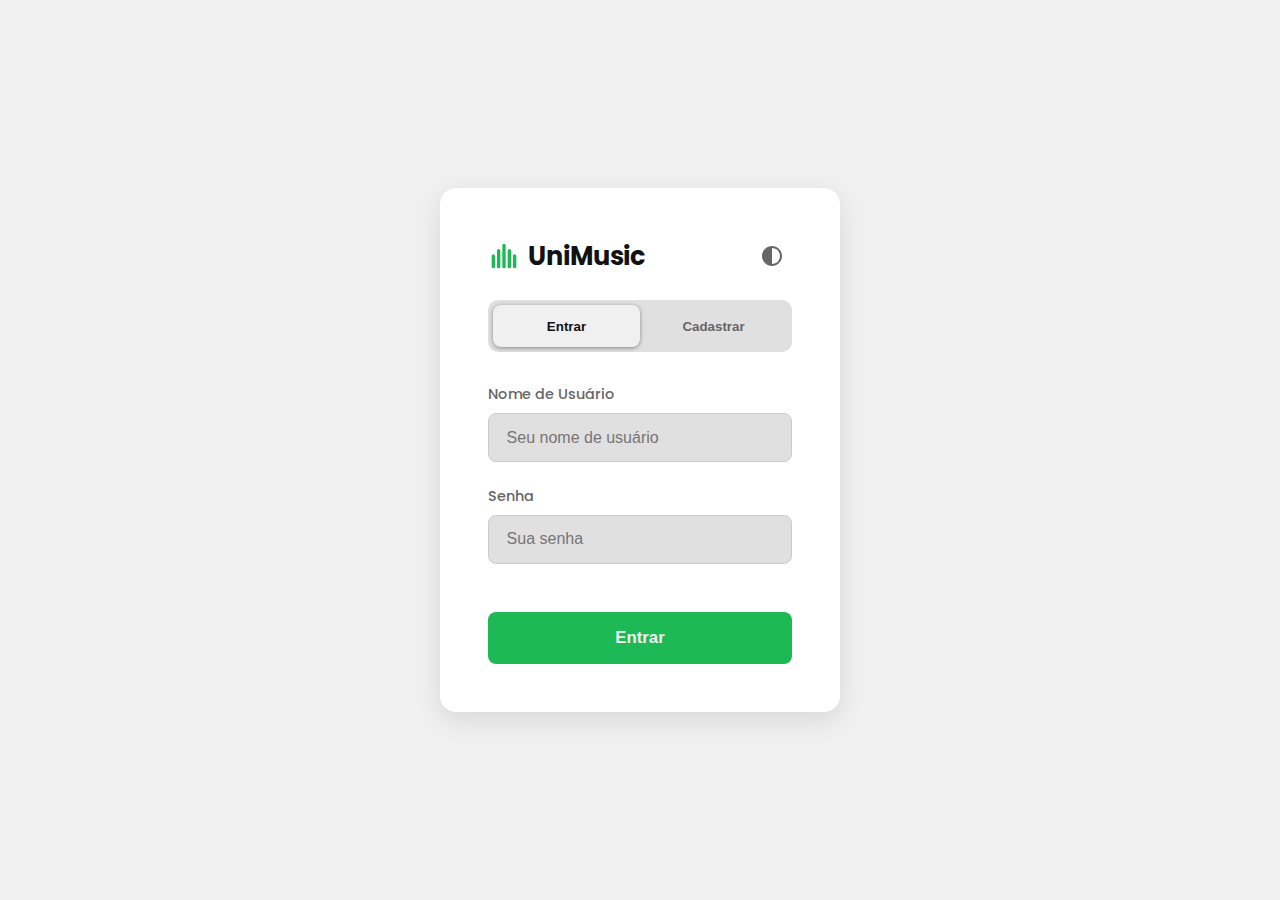
<file: index.html>
<!DOCTYPE html>
<html lang="pt-BR">

<head>
  <meta charset="UTF-8" />
  <meta name="viewport" content="width=device-width, initial-scale=1.0" />
  <title>UniMusic</title>
  <link rel="icon" type="image/svg+xml" href="data:image/svg+xml,
      <svg xmlns='http://www.w3.org/2000/svg' viewBox='0 0 24 24' fill='none' stroke='%231DB954' stroke-width='2.5' stroke-linecap='round' stroke-linejoin='round'>
          <path d='M12 2V22M4 15V9M20 15V9M8 18V6M16 18V6'/>
      </svg>">
  <link rel="stylesheet" href="style.css" />
</head>

<body>
  <header class="app-header">
    <div class="app-logo">
      <span class="logo-icon">
        <svg xmlns="http://www.w3.org/2000/svg" viewBox="0 0 24 24" fill="none" stroke="currentColor" stroke-width="2.5"
          stroke-linecap="round" stroke-linejoin="round">
          <path d="M4 12V20M8 8V20M12 4V20M16 8V20M20 12V20" />
        </svg>
      </span>
      <h1 class="app-title">UniMusic</h1>
    </div>
    <div class="header-controls">
      <button id="dark-mode-toggle" class="icon-button" aria-label="Alternar modo">
        <svg xmlns="http://www.w3.org/2000/svg" viewBox="0 0 24 24" fill="currentColor" width="24" height="24">
          <path
            d="M12,22 C17.5228475,22 22,17.5228475 22,12 C22,6.4771525 17.5228475,2 12,2 C6.4771525,2 2,6.4771525 2,12 C2,17.5228475 6.4771525,22 12,22 Z M12,20 L12,4 C16.418278,4 20,7.581722 20,12 C20,16.418278 16.418278,20 12,20 Z">
          </path>
        </svg>
      </button>
      <button id="botao-deslogar" onclick="deslogar()">Sair</button>
    </div>
  </header>

  <main class="app-container">
    <aside class="sidebar">
      <h3>Fila de Reprodução</h3>
      <ul id="desktop-queue-view" class="track-list">
        <li class="track-item active">
          <span class="track-title">Carregando Músicas...</span>
          <span class="track-artist">Aguarde</span>
        </li>
      </ul>
    </aside>

    <section class="music-player">
      <img id="album-art" src="https://via.placeholder.com/400x400?text=UniMusic" alt="Capa do Álbum" class="album-art">

      <div class="player-content">
        <div class="track-info">
          <h2 id="info-song">Título da Música</h2>
          <p id="info-artist">Nome do Artista</p>
          <p class="track-details"><span id="info-album">Álbum Desconhecido</span> • <span id="info-release-date">Data
              Desconhecida</span></p>
        </div>

        <div class="progress-container">
          <span id="time-current" class="time-label">0:00</span>
          <input id="slider" type="range" value="0" min="0" max="100" class="progress-slider">
          <span id="time-total" class="time-label">0:00</span>
        </div>

        <div class="controls-container">
          <div class="main-controls">
            <button id="previous-button" class="icon-button control-button" aria-label="Anterior">
              <svg xmlns="http://www.w3.org/2000/svg" viewBox="0 0 24 24" fill="none" stroke="currentColor"
                stroke-width="2.5" stroke-linecap="round" stroke-linejoin="round" width="24" height="24">
                <path d="M19 12H5"></path>
                <path d="M12 19L5 12L12 5"></path>
              </svg>
            </button>

            <button id="play-button" class="icon-button play-button" aria-label="Play/Pause">
              <svg id="play-pause-icon" xmlns="http://www.w3.org/2000/svg" viewBox="0 0 24 24" fill="currentColor"
                width="32" height="32">
                <path
                  d="M7.5 5.625v12.75a.75.75 0 001.14.643l10.5-6.375a.75.75 0 000-1.286L8.64 4.982A.75.75 0 007.5 5.625z">
                </path>
              </svg>
            </button>

            <button id="next-button" class="icon-button control-button" aria-label="Próxima">
              <svg xmlns="http://www.w3.org/2000/svg" viewBox="0 0 24 24" fill="none" stroke="currentColor"
                stroke-width="2.5" stroke-linecap="round" stroke-linejoin="round" width="24" height="24">
                <path d="M5 12H19"></path>
                <path d="M12 5L19 12L12 19"></path>
              </svg>
            </button>
          </div>

          <div class="volume-control">
            <svg id="volume-icon" xmlns="http://www.w3.org/2000/svg" viewBox="0 0 24 24" fill="none"
              stroke="currentColor" stroke-width="2" stroke-linecap="round" stroke-linejoin="round" width="20"
              height="20">
              <path d="M11 5L6 9H2v6h4l5 4z"></path>
              <path d="M15.54 8.46a5 5 0 010 7.07"></path>
              <path d="M19.07 4.93a10 10 0 010 14.14"></path>
            </svg>
            <input type="range" id="volume-slider" class="volume-slider" min="0" max="1" step="0.01" value="1">
          </div>
        </div>
      </div>
    </section>
  </main>

  <script src="login.js"></script>
  <script src="musicas.js"></script>
</body>

</html>
</file>
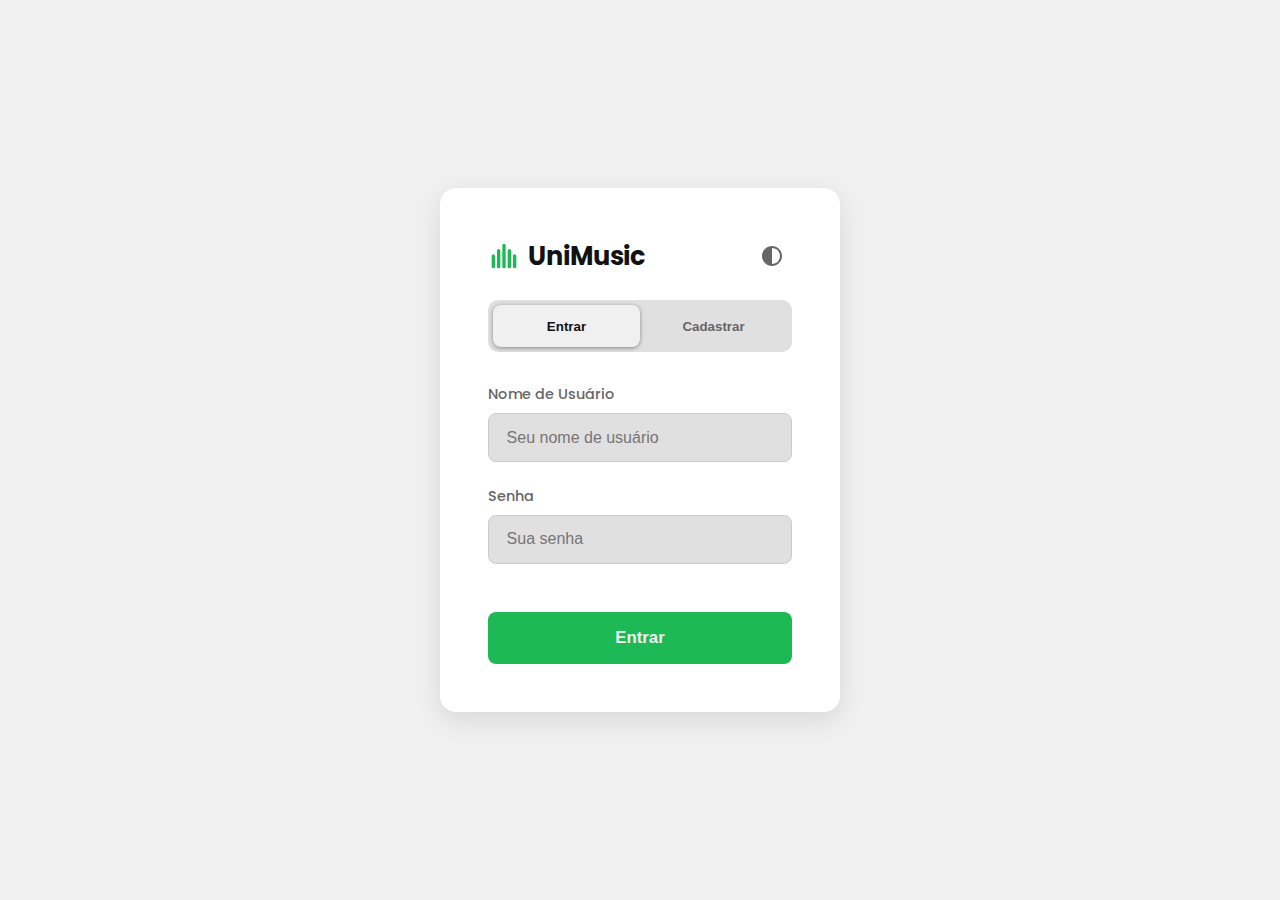
<file: frontend/index.html>
<!doctype html>
<html lang="pt-BR">
    <head>
        <meta charset="UTF-8" />
        <meta name="viewport" content="width=device-width, initial-scale=1.0" />
        <title>UniMusic</title>
        <link
            rel="icon"
            type="image/svg+xml"
            href="data:image/svg+xml,
      <svg xmlns='http://www.w3.org/2000/svg' viewBox='0 0 24 24' fill='none' stroke='%231DB954' stroke-width='2.5' stroke-linecap='round' stroke-linejoin='round'>
          <path d='M12 2V22M4 15V9M20 15V9M8 18V6M16 18V6'/>
      </svg>"
        />
        <link rel="stylesheet" href="style.css" />
    </head>

    <body>
        <header class="app-header">
            <div class="app-logo">
                <span class="logo-icon">
                    <svg
                        xmlns="http://www.w3.org/2000/svg"
                        viewBox="0 0 24 24"
                        fill="none"
                        stroke="currentColor"
                        stroke-width="2.5"
                        stroke-linecap="round"
                        stroke-linejoin="round"
                    >
                        <path d="M4 12V20M8 8V20M12 4V20M16 8V20M20 12V20" />
                    </svg>
                </span>
                <h1 class="app-title">UniMusic</h1>
            </div>
            <div class="header-controls">
                <button
                    id="dark-mode-toggle"
                    class="icon-button"
                    aria-label="Alternar modo"
                >
                    <svg
                        xmlns="http://www.w3.org/2000/svg"
                        viewBox="0 0 24 24"
                        fill="currentColor"
                        width="24"
                        height="24"
                    >
                        <path
                            d="M12,22 C17.5228475,22 22,17.5228475 22,12 C22,6.4771525 17.5228475,2 12,2 C6.4771525,2 2,6.4771525 2,12 C2,17.5228475 6.4771525,22 12,22 Z M12,20 L12,4 C16.418278,4 20,7.581722 20,12 C20,16.418278 16.418278,20 12,20 Z"
                        ></path>
                    </svg>
                </button>
                <a href="playlists.html">
                    <button id="playlist-button">Playlists</button>
                </a>
                <button id="botao-deslogar" onclick="deslogar()">Sair</button>
            </div>
        </header>

        <main class="app-container">
            <aside class="sidebar">
                <h3>Fila de Reprodução</h3>
                <ul id="desktop-queue-view" class="track-list">
                    <li class="track-item active">
                        <span class="track-title">Carregando Músicas...</span>
                        <span class="track-artist">Aguarde</span>
                    </li>
                </ul>
            </aside>

            <section class="music-player">
                <img
                    id="album-art"
                    src="https://via.placeholder.com/400x400?text=UniMusic"
                    alt="Capa do Álbum"
                    class="album-art"
                />

                <div class="player-content">
                    <div class="track-info">
                        <h2 id="info-song">Título da Música</h2>
                        <p id="info-artist">Nome do Artista</p>
                        <p class="track-details">
                            <span id="info-album">Álbum Desconhecido</span> •
                            <span id="info-release-date"
                                >Data Desconhecida</span
                            >
                        </p>
                    </div>

                    <div class="progress-container">
                        <span id="time-current" class="time-label">0:00</span>
                        <input
                            id="slider"
                            type="range"
                            value="0"
                            min="0"
                            max="100"
                            class="progress-slider"
                        />
                        <span id="time-total" class="time-label">0:00</span>
                    </div>

                    <div class="controls-container">
                        <div class="main-controls">
                            <button
                                id="previous-button"
                                class="icon-button control-button"
                                aria-label="Anterior"
                            >
                                <svg
                                    xmlns="http://www.w3.org/2000/svg"
                                    viewBox="0 0 24 24"
                                    fill="none"
                                    stroke="currentColor"
                                    stroke-width="2.5"
                                    stroke-linecap="round"
                                    stroke-linejoin="round"
                                    width="24"
                                    height="24"
                                >
                                    <path d="M19 12H5"></path>
                                    <path d="M12 19L5 12L12 5"></path>
                                </svg>
                            </button>

                            <button
                                id="play-button"
                                class="icon-button play-button"
                                aria-label="Play/Pause"
                            >
                                <svg
                                    id="play-pause-icon"
                                    xmlns="http://www.w3.org/2000/svg"
                                    viewBox="0 0 24 24"
                                    fill="currentColor"
                                    width="32"
                                    height="32"
                                >
                                    <path
                                        d="M7.5 5.625v12.75a.75.75 0 001.14.643l10.5-6.375a.75.75 0 000-1.286L8.64 4.982A.75.75 0 007.5 5.625z"
                                    ></path>
                                </svg>
                            </button>

                            <button
                                id="next-button"
                                class="icon-button control-button"
                                aria-label="Próxima"
                            >
                                <svg
                                    xmlns="http://www.w3.org/2000/svg"
                                    viewBox="0 0 24 24"
                                    fill="none"
                                    stroke="currentColor"
                                    stroke-width="2.5"
                                    stroke-linecap="round"
                                    stroke-linejoin="round"
                                    width="24"
                                    height="24"
                                >
                                    <path d="M5 12H19"></path>
                                    <path d="M12 5L19 12L12 19"></path>
                                </svg>
                            </button>
                        </div>

                        <div class="volume-control">
                            <svg
                                id="volume-icon"
                                xmlns="http://www.w3.org/2000/svg"
                                viewBox="0 0 24 24"
                                fill="none"
                                stroke="currentColor"
                                stroke-width="2"
                                stroke-linecap="round"
                                stroke-linejoin="round"
                                width="20"
                                height="20"
                            >
                                <path d="M11 5L6 9H2v6h4l5 4z"></path>
                                <path d="M15.54 8.46a5 5 0 010 7.07"></path>
                                <path d="M19.07 4.93a10 10 0 010 14.14"></path>
                            </svg>
                            <input
                                type="range"
                                id="volume-slider"
                                class="volume-slider"
                                min="0"
                                max="1"
                                step="0.01"
                                value="1"
                            />
                        </div>
                    </div>
                </div>
            </section>
        </main>

        <script src="login.js"></script>
        <script src="musicas.js"></script>
    </body>
</html>
</file>
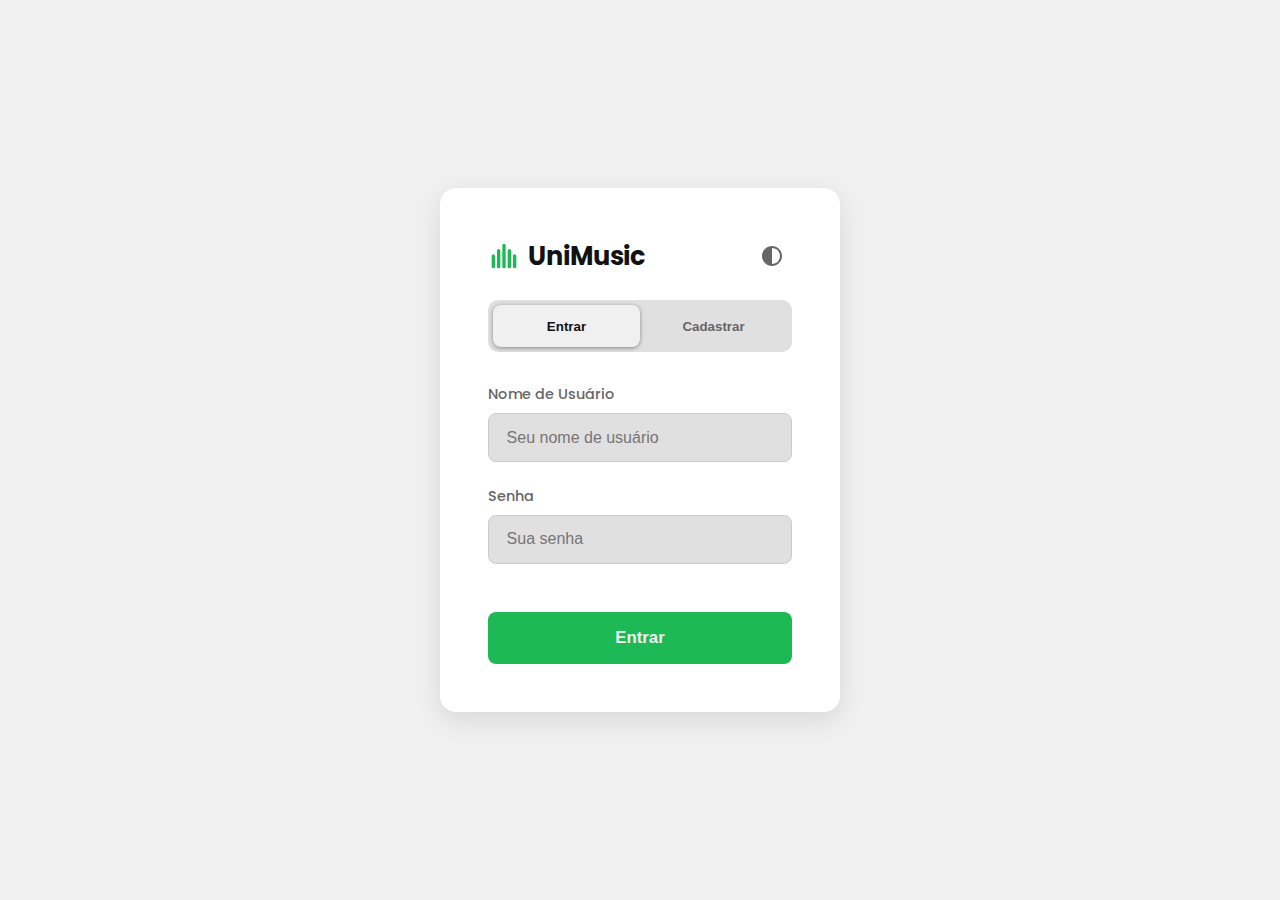
<file: src/main/resources/static/index.html>
<!doctype html>
<html lang="pt-BR">
    <head>
        <meta charset="UTF-8" />
        <meta name="viewport" content="width=device-width, initial-scale=1.0" />
        <title>UniMusic</title>
        <link
            rel="icon"
            type="image/svg+xml"
            href="data:image/svg+xml,
      <svg xmlns='http://www.w3.org/2000/svg' viewBox='0 0 24 24' fill='none' stroke='%231DB954' stroke-width='2.5' stroke-linecap='round' stroke-linejoin='round'>
          <path d='M12 2V22M4 15V9M20 15V9M8 18V6M16 18V6'/>
      </svg>"
        />
        <link rel="stylesheet" href="style.css" />
    </head>

    <body>
        <header class="app-header">
            <div class="app-logo">
                <span class="logo-icon">
                    <svg
                        xmlns="http://www.w3.org/2000/svg"
                        viewBox="0 0 24 24"
                        fill="none"
                        stroke="currentColor"
                        stroke-width="2.5"
                        stroke-linecap="round"
                        stroke-linejoin="round"
                    >
                        <path d="M4 12V20M8 8V20M12 4V20M16 8V20M20 12V20" />
                    </svg>
                </span>
                <h1 class="app-title">UniMusic</h1>
            </div>
            <div class="header-controls">
                <button
                    id="dark-mode-toggle"
                    class="icon-button"
                    aria-label="Alternar modo"
                >
                    <svg
                        xmlns="http://www.w3.org/2000/svg"
                        viewBox="0 0 24 24"
                        fill="currentColor"
                        width="24"
                        height="24"
                    >
                        <path
                            d="M12,22 C17.5228475,22 22,17.5228475 22,12 C22,6.4771525 17.5228475,2 12,2 C6.4771525,2 2,6.4771525 2,12 C2,17.5228475 6.4771525,22 12,22 Z M12,20 L12,4 C16.418278,4 20,7.581722 20,12 C20,16.418278 16.418278,20 12,20 Z"
                        ></path>
                    </svg>
                </button>
                <a href="playlists.html">
                    <button id="playlist-button">Playlists</button>
                </a>
                <button id="botao-deslogar" onclick="deslogar()">Sair</button>
            </div>
        </header>

        <main class="app-container">
            <aside class="sidebar">
                <h3>Fila de Reprodução</h3>
                <ul id="desktop-queue-view" class="track-list">
                    <li class="track-item active">
                        <span class="track-title">Carregando Músicas...</span>
                        <span class="track-artist">Aguarde</span>
                    </li>
                </ul>
            </aside>

            <section class="music-player">
                <img
                    id="album-art"
                    src="https://via.placeholder.com/400x400?text=UniMusic"
                    alt="Capa do Álbum"
                    class="album-art"
                />

                <div class="player-content">
                    <div class="track-info">
                        <h2 id="info-song">Título da Música</h2>
                        <p id="info-artist">Nome do Artista</p>
                        <p class="track-details">
                            <span id="info-album">Álbum Desconhecido</span> •
                            <span id="info-release-date"
                                >Data Desconhecida</span
                            >
                        </p>
                    </div>

                    <div class="progress-container">
                        <span id="time-current" class="time-label">0:00</span>
                        <input
                            id="slider"
                            type="range"
                            value="0"
                            min="0"
                            max="100"
                            class="progress-slider"
                        />
                        <span id="time-total" class="time-label">0:00</span>
                    </div>

                    <div class="controls-container">
                        <div class="main-controls">
                            <button
                                id="previous-button"
                                class="icon-button control-button"
                                aria-label="Anterior"
                            >
                                <svg
                                    xmlns="http://www.w3.org/2000/svg"
                                    viewBox="0 0 24 24"
                                    fill="none"
                                    stroke="currentColor"
                                    stroke-width="2.5"
                                    stroke-linecap="round"
                                    stroke-linejoin="round"
                                    width="24"
                                    height="24"
                                >
                                    <path d="M19 12H5"></path>
                                    <path d="M12 19L5 12L12 5"></path>
                                </svg>
                            </button>

                            <button
                                id="play-button"
                                class="icon-button play-button"
                                aria-label="Play/Pause"
                            >
                                <svg
                                    id="play-pause-icon"
                                    xmlns="http://www.w3.org/2000/svg"
                                    viewBox="0 0 24 24"
                                    fill="currentColor"
                                    width="32"
                                    height="32"
                                >
                                    <path
                                        d="M7.5 5.625v12.75a.75.75 0 001.14.643l10.5-6.375a.75.75 0 000-1.286L8.64 4.982A.75.75 0 007.5 5.625z"
                                    ></path>
                                </svg>
                            </button>

                            <button
                                id="next-button"
                                class="icon-button control-button"
                                aria-label="Próxima"
                            >
                                <svg
                                    xmlns="http://www.w3.org/2000/svg"
                                    viewBox="0 0 24 24"
                                    fill="none"
                                    stroke="currentColor"
                                    stroke-width="2.5"
                                    stroke-linecap="round"
                                    stroke-linejoin="round"
                                    width="24"
                                    height="24"
                                >
                                    <path d="M5 12H19"></path>
                                    <path d="M12 5L19 12L12 19"></path>
                                </svg>
                            </button>
                        </div>

                        <div class="volume-control">
                            <svg
                                id="volume-icon"
                                xmlns="http://www.w3.org/2000/svg"
                                viewBox="0 0 24 24"
                                fill="none"
                                stroke="currentColor"
                                stroke-width="2"
                                stroke-linecap="round"
                                stroke-linejoin="round"
                                width="20"
                                height="20"
                            >
                                <path d="M11 5L6 9H2v6h4l5 4z"></path>
                                <path d="M15.54 8.46a5 5 0 010 7.07"></path>
                                <path d="M19.07 4.93a10 10 0 010 14.14"></path>
                            </svg>
                            <input
                                type="range"
                                id="volume-slider"
                                class="volume-slider"
                                min="0"
                                max="1"
                                step="0.01"
                                value="1"
                            />
                        </div>
                    </div>
                </div>
            </section>
        </main>

        <script src="playerGlobal.js"></script>
        <script src="login.js"></script>
        <script src="musicas.js"></script>
    </body>
</html>
</file>
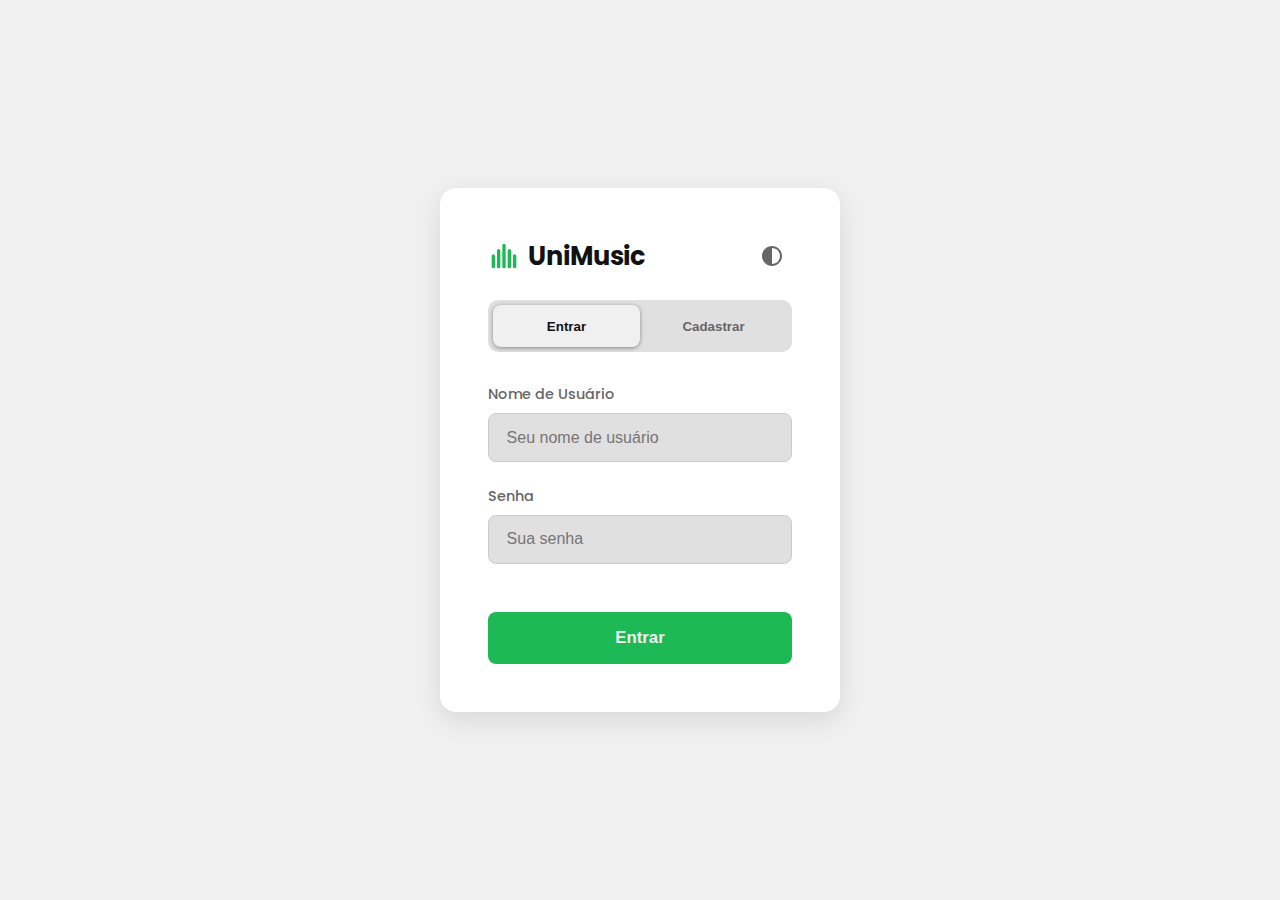
<file: login.html>
<!DOCTYPE html>
<html lang="pt-BR">

<head>
  <meta charset="UTF-8" />
  <meta name="viewport" content="width=device-width, initial-scale=1.0" />
  <title>UniMusic</title>
  <link rel="icon" type="image/svg+xml" href="data:image/svg+xml,
      <svg xmlns='http://www.w3.org/2000/svg' viewBox='0 0 24 24' fill='none' stroke='%231DB954' stroke-width='2.5' stroke-linecap='round' stroke-linejoin='round'>
          <path d='M12 2V22M4 15V9M20 15V9M8 18V6M16 18V6'/>
      </svg>">
  <link rel="stylesheet" href="style.css" />
</head>

<body class="auth-body">
  <main class="auth-main">
    <div class="auth-container">
      <div class="auth-header">
        <div class="app-logo">
          <span class="logo-icon">
            <svg xmlns="http://www.w3.org/2000/svg" viewBox="0 0 24 24" fill="none" stroke="currentColor"
              stroke-width="2.5" stroke-linecap="round" stroke-linejoin="round">
              <path d="M4 12V20M8 8V20M12 4V20M16 8V20M20 12V20" />
            </svg>
          </span>
          <h1 class="app-title">UniMusic</h1>
        </div>
        <button id="dark-mode-toggle" class="icon-button" aria-label="Alternar modo">
          <svg xmlns="http://www.w3.org/2000/svg" viewBox="0 0 24 24" fill="currentColor" width="24" height="24">
            <path
              d="M12,22 C17.5228475,22 22,17.5228475 22,12 C22,6.4771525 17.5228475,2 12,2 C6.4771525,2 2,6.4771525 2,12 C2,17.5228475 6.4771525,22 12,22 Z M12,20 L12,4 C16.418278,4 20,7.581722 20,12 C20,16.418278 16.418278,20 12,20 Z">
            </path>
          </svg>
        </button>
      </div>

      <div class="auth-tabs">
        <button id="tab-login" class="auth-tab active">Entrar</button>
        <button id="tab-register" class="auth-tab">Cadastrar</button>
      </div>

      <form id="login-form" class="auth-form active" onsubmit="event.preventDefault()">
        <div class="input-group">
          <label for="login-username">Nome de Usuário</label>
          <input type="text" id="login-username" required placeholder="Seu nome de usuário" />
        </div>
        <div class="input-group">
          <label for="login-password">Senha</label>
          <input type="password" id="login-password" required placeholder="Sua senha" />
        </div>
        <button type="submit" id="botao-login" class="auth-button">Entrar</button>
      </form>

      <form id="register-form" class="auth-form" onsubmit="event.preventDefault()">
        <div class="input-group">
          <label for="register-username">Nome de Usuário</label>
          <input type="text" id="register-username" required placeholder="Escolha um nome de usuário" />
        </div>
        <div class="input-group">
          <label for="register-email">Email</label>
          <input type="email" id="register-email" required placeholder="seu.email@exemplo.com" />
        </div>
        <div class="input-group">
          <label for="register-password">Senha</label>
          <input type="password" id="register-password" required placeholder="Crie uma senha" />
        </div>
        <button type="submit" id="botao-registrar" class="auth-button">Cadastrar</button>
      </form>
    </div>
  </main>

  <script src="login.js"></script>
</body>

</html>
</file>
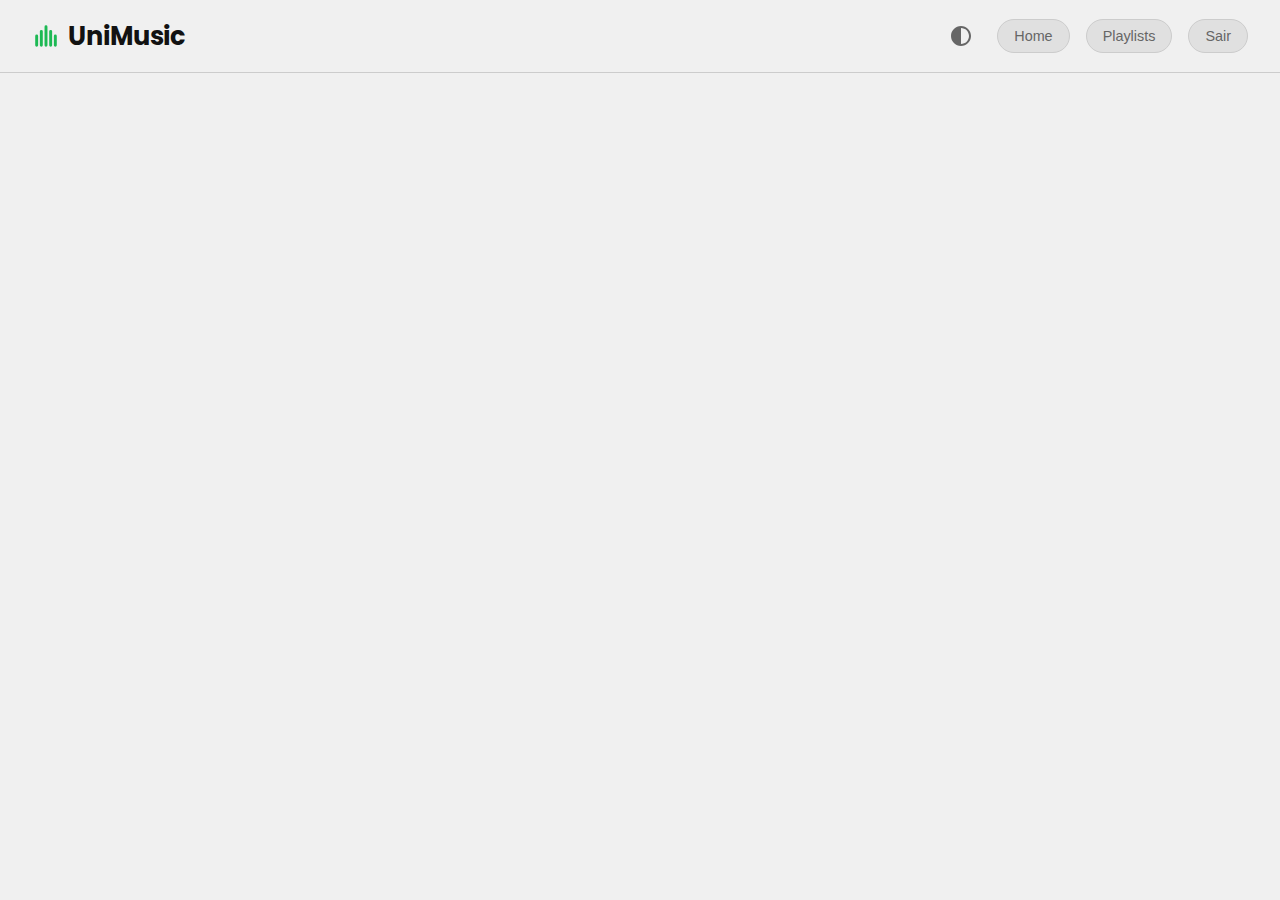
<file: playlists.html>
<!doctype html>
<html lang="pt-BR">
    <head>
        <meta charset="UTF-8" />
        <meta name="viewport" content="width=device-width, initial-scale=1.0" />
        <title>UniMusic</title>
        <link
            rel="icon"
            type="image/svg+xml"
            href="data:image/svg+xml,
      <svg xmlns='http://www.w3.org/2000/svg' viewBox='0 0 24 24' fill='none' stroke='%231DB954' stroke-width='2.5' stroke-linecap='round' stroke-linejoin='round'>
          <path d='M12 2V22M4 15V9M20 15V9M8 18V6M16 18V6'/>
      </svg>"
        />
        <link rel="stylesheet" href="style.css" />
    </head>
    <body>
        <header class="app-header">
            <div class="app-logo">
                <span class="logo-icon">
                    <svg
                        xmlns="http://www.w3.org/2000/svg"
                        viewBox="0 0 24 24"
                        fill="none"
                        stroke="currentColor"
                        stroke-width="2.5"
                        stroke-linecap="round"
                        stroke-linejoin="round"
                    >
                        <path d="M4 12V20M8 8V20M12 4V20M16 8V20M20 12V20" />
                    </svg>
                </span>
                <h1 class="app-title">UniMusic</h1>
            </div>
            <div class="header-controls">
                <button
                    id="dark-mode-toggle"
                    class="icon-button"
                    aria-label="Alternar modo"
                >
                    <svg
                        xmlns="http://www.w3.org/2000/svg"
                        viewBox="0 0 24 24"
                        fill="currentColor"
                        width="24"
                        height="24"
                    >
                        <path
                            d="M12,22 C17.5228475,22 22,17.5228475 22,12 C22,6.4771525 17.5228475,2 12,2 C6.4771525,2 2,6.4771525 2,12 C2,17.5228475 6.4771525,22 12,22 Z M12,20 L12,4 C16.418278,4 20,7.581722 20,12 C20,16.418278 16.418278,20 12,20 Z"
                        ></path>
                    </svg>
                </button>
                <a href="index.html">
                    <button id="home-button">Home</button>
                </a>
                <a href="playlists.html">
                    <button id="playlist-button">Playlists</button>
                </a>
                <button id="botao-deslogar" onclick="deslogar()">Sair</button>
            </div>
        </header>
    </body>
</html>
</file>
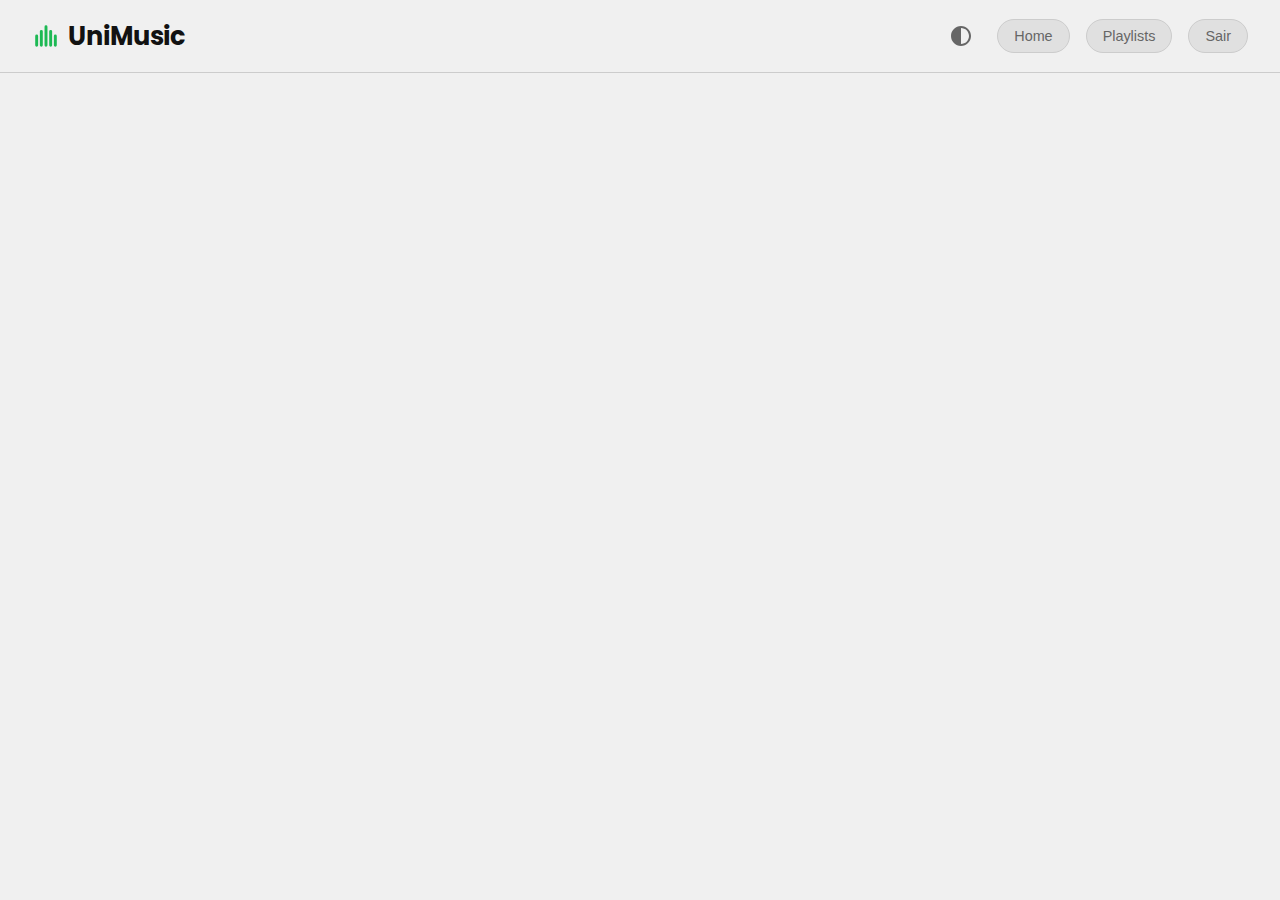
<file: frontend/playlists.html>
<!doctype html>
<html lang="pt-BR">
    <head>
        <meta charset="UTF-8" />
        <meta name="viewport" content="width=device-width, initial-scale=1.0" />
        <title>UniMusic</title>
        <link
            rel="icon"
            type="image/svg+xml"
            href="data:image/svg+xml,
      <svg xmlns='http://www.w3.org/2000/svg' viewBox='0 0 24 24' fill='none' stroke='%231DB954' stroke-width='2.5' stroke-linecap='round' stroke-linejoin='round'>
          <path d='M12 2V22M4 15V9M20 15V9M8 18V6M16 18V6'/>
      </svg>"
        />
        <link rel="stylesheet" href="style.css" />
    </head>
    <body>
        <header class="app-header">
            <div class="app-logo">
                <span class="logo-icon">
                    <svg
                        xmlns="http://www.w3.org/2000/svg"
                        viewBox="0 0 24 24"
                        fill="none"
                        stroke="currentColor"
                        stroke-width="2.5"
                        stroke-linecap="round"
                        stroke-linejoin="round"
                    >
                        <path d="M4 12V20M8 8V20M12 4V20M16 8V20M20 12V20" />
                    </svg>
                </span>
                <h1 class="app-title">UniMusic</h1>
            </div>
            <div class="header-controls">
                <button
                    id="dark-mode-toggle"
                    class="icon-button"
                    aria-label="Alternar modo"
                >
                    <svg
                        xmlns="http://www.w3.org/2000/svg"
                        viewBox="0 0 24 24"
                        fill="currentColor"
                        width="24"
                        height="24"
                    >
                        <path
                            d="M12,22 C17.5228475,22 22,17.5228475 22,12 C22,6.4771525 17.5228475,2 12,2 C6.4771525,2 2,6.4771525 2,12 C2,17.5228475 6.4771525,22 12,22 Z M12,20 L12,4 C16.418278,4 20,7.581722 20,12 C20,16.418278 16.418278,20 12,20 Z"
                        ></path>
                    </svg>
                </button>
                <a href="index.html">
                    <button id="home-button">Home</button>
                </a>
                <a href="playlists.html">
                    <button id="playlist-button">Playlists</button>
                </a>
                <button id="botao-deslogar" onclick="deslogar()">Sair</button>
            </div>
        </header>
        
        <main class="playlists-container">
            
        </main>
        
        <script src="playlists.js"></script>
    </body>
</html>
</file>
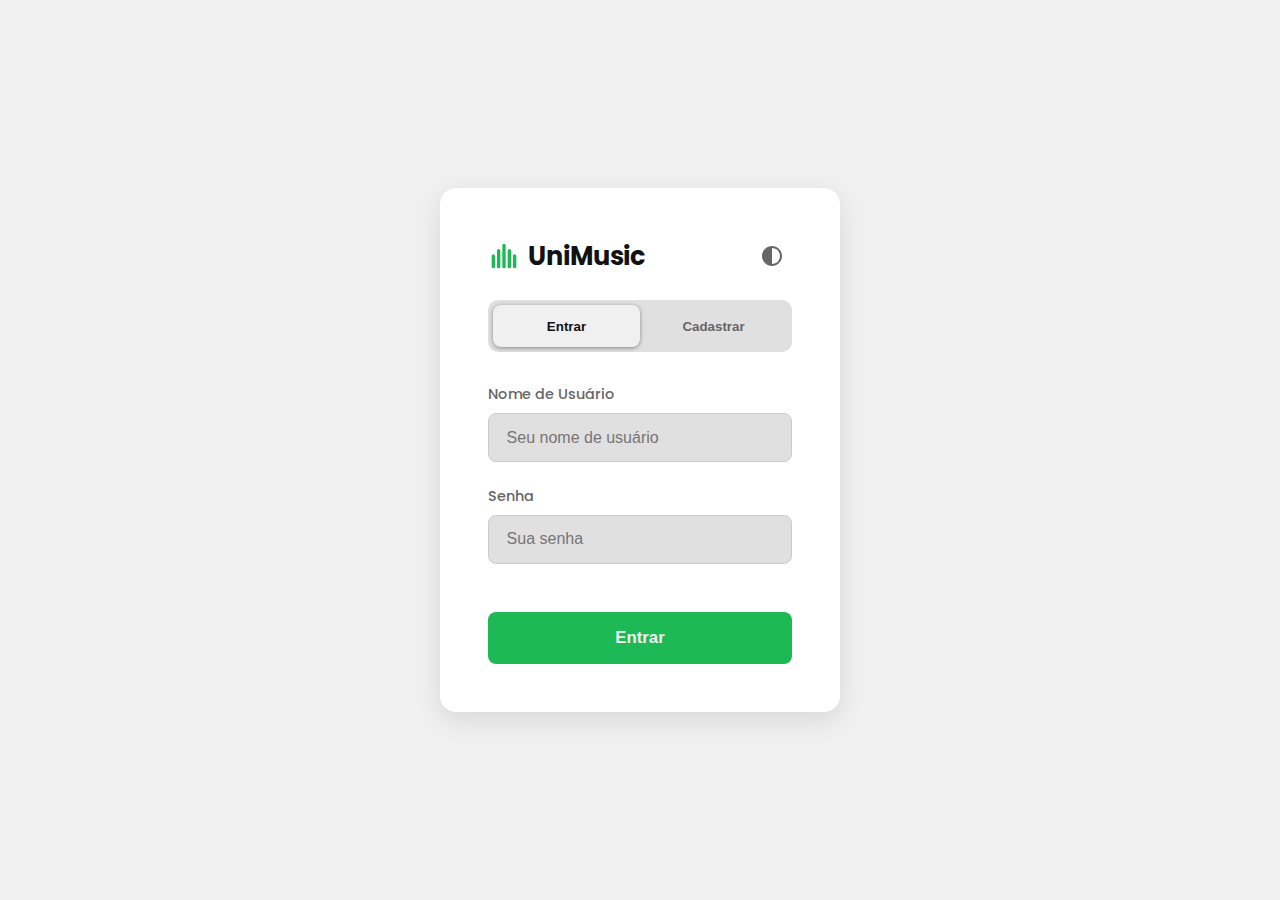
<file: src/main/resources/static/playlists.html>
<!doctype html>
<html lang="pt-BR">
    <head>
        <meta charset="UTF-8" />
        <meta name="viewport" content="width=device-width, initial-scale=1.0" />
        <title>UniMusic - Playlists</title>
        <link
            rel="icon"
            type="image/svg+xml"
            href="data:image/svg+xml,
      <svg xmlns='http://www.w3.org/2000/svg' viewBox='0 0 24 24' fill='none' stroke='%231DB954' stroke-width='2.5' stroke-linecap='round' stroke-linejoin='round'>
          <path d='M12 2V22M4 15V9M20 15V9M8 18V6M16 18V6'/>
      </svg>"
        />
        <link rel="stylesheet" href="style.css" />
    </head>
    <body>
        <header class="app-header">
            <div class="app-logo">
                <span class="logo-icon">
                    <svg
                        xmlns="http://www.w3.org/2000/svg"
                        viewBox="0 0 24 24"
                        fill="none"
                        stroke="currentColor"
                        stroke-width="2.5"
                        stroke-linecap="round"
                        stroke-linejoin="round"
                    >
                        <path d="M4 12V20M8 8V20M12 4V20M16 8V20M20 12V20" />
                    </svg>
                </span>
                <h1 class="app-title">UniMusic</h1>
            </div>
            <div class="header-controls">
                <button
                    id="dark-mode-toggle"
                    class="icon-button"
                    aria-label="Alternar modo"
                >
                    <svg
                        xmlns="http://www.w3.org/2000/svg"
                        viewBox="0 0 24 24"
                        fill="currentColor"
                        width="24"
                        height="24"
                    >
                        <path
                            d="M12,22 C17.5228475,22 22,17.5228475 22,12 C22,6.4771525 17.5228475,2 12,2 C6.4771525,2 2,6.4771525 2,12 C2,17.5228475 6.4771525,22 12,22 Z M12,20 L12,4 C16.418278,4 20,7.581722 20,12 C20,16.418278 16.418278,20 12,20 Z"
                        ></path>
                    </svg>
                </button>
                <a href="index.html">
                    <button id="home-button">Home</button>
                </a>
                <a href="playlists.html">
                    <button id="playlist-button">Playlists</button>
                </a>
                <button id="botao-deslogar" onclick="deslogar()">Sair</button>
            </div>
        </header>

        <main class="app-container">
            <section class="music-player">
                <img
                    id="album-art"
                    src="https://via.placeholder.com/400x400?text=UniMusic"
                    alt="Capa do Álbum"
                    class="album-art"
                />

                <div class="player-content">
                    <div class="track-info">
                        <h2 id="info-song">Título da Música</h2>
                        <p id="info-artist">Nome do Artista</p>
                        <p class="track-details">
                            <span id="info-album">Álbum Desconhecido</span> •
                            <span id="info-release-date"
                                >Data Desconhecida</span
                            >
                        </p>
                    </div>

                    <div class="progress-container">
                        <span id="time-current" class="time-label">0:00</span>
                        <input
                            id="slider"
                            type="range"
                            value="0"
                            min="0"
                            max="100"
                            class="progress-slider"
                        />
                        <span id="time-total" class="time-label">0:00</span>
                    </div>

                    <div class="controls-container">
                        <div class="main-controls">
                            <button
                                id="previous-button"
                                class="icon-button control-button"
                                aria-label="Anterior"
                            >
                                <svg
                                    xmlns="http://www.w3.org/2000/svg"
                                    viewBox="0 0 24 24"
                                    fill="none"
                                    stroke="currentColor"
                                    stroke-width="2.5"
                                    stroke-linecap="round"
                                    stroke-linejoin="round"
                                    width="24"
                                    height="24"
                                >
                                    <path d="M19 12H5"></path>
                                    <path d="M12 19L5 12L12 5"></path>
                                </svg>
                            </button>

                            <button
                                id="play-button"
                                class="icon-button play-button"
                                aria-label="Play/Pause"
                            >
                                <svg
                                    id="play-pause-icon"
                                    xmlns="http://www.w3.org/2000/svg"
                                    viewBox="0 0 24 24"
                                    fill="currentColor"
                                    width="32"
                                    height="32"
                                >
                                    <path
                                        d="M7.5 5.625v12.75a.75.75 0 001.14.643l10.5-6.375a.75.75 0 000-1.286L8.64 4.982A.75.75 0 007.5 5.625z"
                                    ></path>
                                </svg>
                            </button>

                            <button
                                id="next-button"
                                class="icon-button control-button"
                                aria-label="Próxima"
                            >
                                <svg
                                    xmlns="http://www.w3.org/2000/svg"
                                    viewBox="0 0 24 24"
                                    fill="none"
                                    stroke="currentColor"
                                    stroke-width="2.5"
                                    stroke-linecap="round"
                                    stroke-linejoin="round"
                                    width="24"
                                    height="24"
                                >
                                    <path d="M5 12H19"></path>
                                    <path d="M12 5L19 12L12 19"></path>
                                </svg>
                            </button>
                        </div>

                        <div class="volume-control">
                            <svg
                                id="volume-icon"
                                xmlns="http://www.w3.org/2000/svg"
                                viewBox="0 0 24 24"
                                fill="none"
                                stroke="currentColor"
                                stroke-width="2"
                                stroke-linecap="round"
                                stroke-linejoin="round"
                                width="20"
                                height="20"
                            >
                                <path d="M11 5L6 9H2v6h4l5 4z"></path>
                                <path d="M15.54 8.46a5 5 0 010 7.07"></path>
                                <path d="M19.07 4.93a10 10 0 010 14.14"></path>
                            </svg>
                            <input
                                type="range"
                                id="volume-slider"
                                class="volume-slider"
                                min="0"
                                max="1"
                                step="0.01"
                                value="1"
                            />
                        </div>
                    </div>
                </div>
            </section>

            <section id="playlists-section">
                <div id="create-playlists">
                    <input
                        type="text"
                        id="playlist-name"
                        placeholder="Nome da playlist"
                    />
                    <button id="create-btn">Criar</button>
                </div>
                <div id="playlists"></div>
            </section>
        </main>

        <script src="login.js"></script>
        <script src="playlists.js"></script>
    </body>
</html>
</file>
<file: style.css>
@import url("https://fonts.googleapis.com/css2?family=Poppins:wght@400;500;600;700&display=swap");

:root {
    --bg-primary: #f0f0f0;
    --bg-secondary: #ffffff;
    --bg-tertiary: #e0e0e0;
    --text-primary: #121212;
    --text-secondary: #666666;
    --accent: #1db954;
    --border-color: #cccccc;
    --shadow: rgba(0, 0, 0, 0.1);
}

body.dark-mode {
    --bg-primary: #0a0a0a;
    --bg-secondary: #141414;
    --bg-tertiary: #212121;
    --text-primary: #ffffff;
    --text-secondary: #aaaaaa;
    --border-color: #333333;
    --shadow: rgba(0, 0, 0, 0.7);
}

* {
    margin: 0;
    padding: 0;
    box-sizing: border-box;
    -webkit-font-smoothing: antialiased;
    -moz-osx-font-smoothing: grayscale;
}

body {
    font-family: "Poppins", sans-serif;
    background-color: var(--bg-primary);
    color: var(--text-primary);
    display: flex;
    flex-direction: column;
    min-height: 100vh;
    transition:
        background-color 0.3s,
        color 0.3s;
}

::-webkit-scrollbar {
    width: 6px;
}
::-webkit-scrollbar-track {
    background: var(--bg-secondary);
}
::-webkit-scrollbar-thumb {
    background: var(--border-color);
    border-radius: 3px;
}
::-webkit-scrollbar-thumb:hover {
    background: var(--text-secondary);
}

.app-header {
    display: flex;
    justify-content: space-between;
    align-items: center;
    padding: 1rem 2rem;
    background-color: var(--bg-primary);
    border-bottom: 1px solid var(--border-color);
    position: sticky;
    top: 0;
    z-index: 100;
}

.app-title {
    font-size: 1.6rem;
    font-weight: 700;
    color: var(--text-primary);
    letter-spacing: -0.5px;
}

.header-controls {
    display: flex;
    align-items: center;
    gap: 1rem;
}

.icon-button {
    background-color: transparent;
    border: none;
    color: var(--text-secondary);
    cursor: pointer;
    transition:
        color 0.2s ease,
        transform 0.2s ease;
    padding: 0.5rem;
    border-radius: 50%;
    display: flex;
    justify-content: center;
    align-items: center;
}

.icon-button:hover {
    color: var(--text-primary);
    transform: scale(1.05);
}

#botao-deslogar {
    padding: 0.5rem 1rem;
    background-color: var(--bg-tertiary);
    border: 1px solid var(--border-color);
    border-radius: 20px;
    font-weight: 500;
    font-size: 0.9rem;
    color: var(--text-secondary);
}
#botao-deslogar:hover {
    color: var(--text-primary);
    background-color: var(--border-color);
}

#playlist-button {
    padding: 0.5rem 1rem;
    background-color: var(--bg-tertiary);
    border: 1px solid var(--border-color);
    border-radius: 20px;
    font-weight: 500;
    font-size: 0.9rem;
    color: var(--text-secondary);
}

#playlist-button:hover {
    color: var(--text-primary);
    background-color: var(--border-color);
}

#home-button {
    padding: 0.5rem 1rem;
    background-color: var(--bg-tertiary);
    border: 1px solid var(--border-color);
    border-radius: 20px;
    font-weight: 500;
    font-size: 0.9rem;
    color: var(--text-secondary);
}

#home-button:hover {
    color: var(--text-primary);
    background-color: var(--border-color);
}

.app-container {
    display: flex;
    gap: 2rem;
    padding: 2rem;
    flex: 1;
    justify-content: center;
    flex-direction: column;
    align-items: center;
}

.music-player {
    display: flex;
    flex-direction: column;
    align-items: center;
    gap: 2rem;
    background-color: var(--bg-secondary);
    border-radius: 16px;
    padding: 3rem;
    width: 100%;
    max-width: 400px;
    box-shadow: 0 10px 30px var(--shadow);
    transition: all 0.3s ease;
    order: 1;
}

.album-art {
    width: 100%;
    aspect-ratio: 1 / 1;
    border-radius: 8px;
    object-fit: cover;
    box-shadow: 0 6px 16px var(--shadow);
}

.player-content {
    width: 100%;
    display: flex;
    flex-direction: column;
    gap: 2rem;
}

.track-info {
    text-align: center;
}

#info-song {
    font-size: 1.6rem;
    font-weight: 700;
    margin-bottom: 0.25rem;
}

#info-artist {
    font-size: 1rem;
    color: var(--text-secondary);
    font-weight: 500;
}

.track-details {
    font-size: 0.8rem;
    color: var(--text-secondary);
    margin-top: 0.5rem;
}

.progress-container {
    display: flex;
    align-items: center;
    gap: 0.75rem;
}

.time-label {
    font-size: 0.75rem;
    color: var(--text-secondary);
    min-width: 30px;
    text-align: center;
}

input[type="range"] {
    -webkit-appearance: none;
    width: 100%;
    height: 4px;
    background: var(--border-color);
    border-radius: 2px;
    outline: none;
    cursor: pointer;
}

input[type="range"]::-webkit-slider-thumb {
    -webkit-appearance: none;
    appearance: none;
    width: 12px;
    height: 12px;
    background: var(--text-primary);
    border-radius: 50%;
    border: none;
    transition: background 0.2s ease;
}
input[type="range"]:hover::-webkit-slider-thumb {
    background: var(--accent);
}

.controls-container {
    display: flex;
    flex-direction: column;
    align-items: center;
    gap: 1.5rem;
}

.main-controls {
    display: flex;
    align-items: center;
    justify-content: center;
    gap: 2.5rem;
}

.control-button svg {
    width: 24px;
    height: 24px;
    color: var(--text-secondary);
    stroke-width: 2.5;
}
.control-button:hover svg {
    color: var(--text-primary);
}

.play-button {
    background-color: var(--accent);
    color: var(--bg-primary);
    border-radius: 50%;
    width: 56px;
    height: 56px;
    padding: 0;
    display: flex;
    justify-content: center;
    align-items: center;
    box-shadow: 0 4px 10px rgba(29, 185, 84, 0.4);
}

.play-button svg {
    color: var(--bg-primary);
    width: 32px;
    height: 32px;
}

.play-button:hover {
    transform: scale(1.05);
    background-color: #1ed760;
}
.play-button:active {
    transform: scale(0.98);
}

.volume-control {
    display: flex;
    align-items: center;
    gap: 0.5rem;
    width: 180px;
    color: var(--text-secondary);
}
#volume-icon {
    stroke-width: 1.5;
}
.volume-slider {
    background: var(--border-color);
}

.sidebar {
    flex: 1;
    background-color: var(--bg-secondary);
    border-radius: 16px;
    padding: 2rem;
    min-width: 300px;
    max-width: 400px;
    box-shadow: 0 5px 20px var(--shadow);
    order: 2;
}

.sidebar h3 {
    margin-bottom: 1.5rem;
    font-size: 1.3rem;
    font-weight: 700;
    text-align: center;
}

.track-list {
    list-style: none;
    max-height: 400px;
    overflow-y: auto;
    display: flex;
    flex-direction: column;
    gap: 0.25rem;
}

.track-item {
    display: flex;
    flex-direction: column;
    align-items: flex-start;
    padding: 0.75rem 1rem;
    border-radius: 8px;
    cursor: pointer;
    transition: background-color 0.2s ease;
    line-height: 1.2;
}

.track-item:hover {
    background-color: var(--bg-tertiary);
}

.track-item.active {
    background-color: var(--bg-tertiary);
    border-left: 4px solid var(--accent);
}
.track-item.active .track-title {
    color: var(--accent);
}

.track-title {
    font-weight: 600;
    color: var(--text-primary);
    font-size: 1rem;
}
.track-artist {
    font-size: 0.8rem;
    color: var(--text-secondary);
    font-weight: 400;
}

.app-footer {
    text-align: center;
    padding: 1.5rem;
    color: var(--text-secondary);
    font-size: 0.8rem;
    margin-top: auto;
}

.auth-body {
    min-height: 100vh;
    display: flex;
    justify-content: center;
    align-items: center;
    flex-direction: column;
}

.auth-main {
    flex: 1;
    display: flex;
    justify-content: center;
    align-items: center;
    width: 100%;
}

.auth-container {
    background-color: var(--bg-secondary);
    border-radius: 16px;
    box-shadow: 0 8px 24px var(--shadow);
    padding: 3rem;
    max-width: 400px;
    width: 90%;
    margin: 2rem auto;
    display: flex;
    flex-direction: column;
}

.auth-header {
    display: flex;
    justify-content: space-between;
    align-items: center;
    margin-bottom: 1.5rem;
}

.auth-title {
    text-align: left;
    margin: 0;
    font-size: 2rem;
    font-weight: 700;
}

.auth-tabs {
    display: flex;
    margin-bottom: 2rem;
    background-color: var(--bg-tertiary);
    border-radius: 10px;
    padding: 5px;
}

.auth-tab {
    flex: 1;
    text-align: center;
    padding: 0.85rem;
    cursor: pointer;
    font-weight: 600;
    border: none;
    background: transparent;
    color: var(--text-secondary);
    border-radius: 8px;
    transition: all 0.3s ease;
}

.auth-tab.active {
    background-color: var(--bg-primary);
    color: var(--text-primary);
    box-shadow: 0 1px 4px rgba(0, 0, 0, 0.4);
}

.auth-form {
    display: none;
}
.auth-form.active {
    display: flex;
    flex-direction: column;
    gap: 1.5rem;
}

.input-group {
    display: flex;
    flex-direction: column;
    gap: 0.5rem;
}

.input-group label {
    font-weight: 500;
    color: var(--text-secondary);
    font-size: 0.9rem;
}

.input-group input {
    padding: 0.9rem 1.1rem;
    border: 1px solid var(--border-color);
    background-color: var(--bg-tertiary);
    color: var(--text-primary);
    border-radius: 8px;
    font-size: 1rem;
    outline: none;
    transition:
        border-color 0.2s ease,
        box-shadow 0.2s ease;
}

.input-group input:focus {
    border-color: var(--accent);
    box-shadow: 0 0 0 3px rgba(29, 185, 84, 0.3);
}

.auth-button {
    margin-top: 1.5rem;
    padding: 1rem;
    background-color: var(--accent);
    border: none;
    color: var(--bg-primary);
    font-weight: bold;
    font-size: 1.05rem;
    border-radius: 8px;
    cursor: pointer;
    transition:
        background-color 0.2s ease,
        transform 0.2s ease;
}

.auth-button:hover {
    background-color: #1ed760;
    transform: translateY(-1px);
}

@media (min-width: 901px) {
    .app-container {
        max-width: 1200px;
        margin: 0 auto;
        align-items: flex-start;
        justify-content: center;
        flex-direction: row;
    }

    .sidebar {
        order: 1;
        flex: 1;
        max-width: 450px;
    }
    .music-player {
        order: 2;
        flex: 0 0 400px;
    }
    .controls-container {
        flex-direction: row;
        justify-content: space-between;
        width: 100%;
    }
    .main-controls {
        gap: 1.5rem;
    }
}

@media (max-width: 900px) {
    .app-container {
        flex-direction: column;
        gap: 3rem;
    }

    .sidebar {
        width: 100%;
        max-width: 400px;
    }
    .music-player {
        padding: 2.5rem;
    }
    .controls-container {
        flex-direction: column;
        gap: 1.5rem;
    }
}

@media (max-width: 480px) {
    .app-header {
        padding: 1rem;
    }
    .app-container {
        padding: 1rem;
    }
    .music-player {
        padding: 1.5rem;
        gap: 1.5rem;
    }
    #info-song {
        font-size: 1.4rem;
    }
    .album-art {
        border-radius: 6px;
    }
    .sidebar {
        padding: 1.5rem;
    }

    .auth-container {
        padding: 2rem 1.5rem;
    }
}

.app-logo {
    display: flex;
    align-items: center;
    gap: 0.5rem;
}

.logo-icon {
    width: 28px;
    height: 28px;
    display: flex;
    justify-content: center;
    align-items: center;
    color: var(--accent);
    animation: pulse-logo 1.5s infinite alternate ease-in-out;
}
.logo-icon svg {
    width: 100%;
    height: 100%;
    stroke: currentColor;
}

.auth-header .app-logo .logo-icon {
    width: 32px;
    height: 32px;
}

@keyframes pulse-logo {
    0% {
        opacity: 0.8;
        transform: scaleY(0.9);
    }
    50% {
        opacity: 1;
        transform: scaleY(1.05);
    }
    100% {
        opacity: 0.8;
        transform: scaleY(0.9);
    }
}
</file>
<file: frontend/style.css>
@import url("https://fonts.googleapis.com/css2?family=Poppins:wght@400;500;600;700&display=swap");

:root {
    --bg-primary: #f0f0f0;
    --bg-secondary: #ffffff;
    --bg-tertiary: #e0e0e0;
    --text-primary: #121212;
    --text-secondary: #666666;
    --accent: #1db954;
    --border-color: #cccccc;
    --shadow: rgba(0, 0, 0, 0.1);
}

body.dark-mode {
    --bg-primary: #0a0a0a;
    --bg-secondary: #141414;
    --bg-tertiary: #212121;
    --text-primary: #ffffff;
    --text-secondary: #aaaaaa;
    --border-color: #333333;
    --shadow: rgba(0, 0, 0, 0.7);
}

* {
    margin: 0;
    padding: 0;
    box-sizing: border-box;
    -webkit-font-smoothing: antialiased;
    -moz-osx-font-smoothing: grayscale;
}

body {
    font-family: "Poppins", sans-serif;
    background-color: var(--bg-primary);
    color: var(--text-primary);
    display: flex;
    flex-direction: column;
    min-height: 100vh;
    transition:
        background-color 0.3s,
        color 0.3s;
}

::-webkit-scrollbar {
    width: 6px;
}
::-webkit-scrollbar-track {
    background: var(--bg-secondary);
}
::-webkit-scrollbar-thumb {
    background: var(--border-color);
    border-radius: 3px;
}
::-webkit-scrollbar-thumb:hover {
    background: var(--text-secondary);
}

.app-header {
    display: flex;
    justify-content: space-between;
    align-items: center;
    padding: 1rem 2rem;
    background-color: var(--bg-primary);
    border-bottom: 1px solid var(--border-color);
    position: sticky;
    top: 0;
    z-index: 100;
}

.app-title {
    font-size: 1.6rem;
    font-weight: 700;
    color: var(--text-primary);
    letter-spacing: -0.5px;
}

.header-controls {
    display: flex;
    align-items: center;
    gap: 1rem;
}

.icon-button {
    background-color: transparent;
    border: none;
    color: var(--text-secondary);
    cursor: pointer;
    transition:
        color 0.2s ease,
        transform 0.2s ease;
    padding: 0.5rem;
    border-radius: 50%;
    display: flex;
    justify-content: center;
    align-items: center;
}

.icon-button:hover {
    color: var(--text-primary);
    transform: scale(1.05);
}

#botao-deslogar {
    padding: 0.5rem 1rem;
    background-color: var(--bg-tertiary);
    border: 1px solid var(--border-color);
    border-radius: 20px;
    font-weight: 500;
    font-size: 0.9rem;
    color: var(--text-secondary);
}
#botao-deslogar:hover {
    color: var(--text-primary);
    background-color: var(--border-color);
}

#playlist-button {
    padding: 0.5rem 1rem;
    background-color: var(--bg-tertiary);
    border: 1px solid var(--border-color);
    border-radius: 20px;
    font-weight: 500;
    font-size: 0.9rem;
    color: var(--text-secondary);
}

#playlist-button:hover {
    color: var(--text-primary);
    background-color: var(--border-color);
}

#home-button {
    padding: 0.5rem 1rem;
    background-color: var(--bg-tertiary);
    border: 1px solid var(--border-color);
    border-radius: 20px;
    font-weight: 500;
    font-size: 0.9rem;
    color: var(--text-secondary);
}

#home-button:hover {
    color: var(--text-primary);
    background-color: var(--border-color);
}

.app-container {
    display: flex;
    gap: 2rem;
    padding: 2rem;
    flex: 1;
    justify-content: center;
    flex-direction: column;
    align-items: center;
}

.music-player {
    display: flex;
    flex-direction: column;
    align-items: center;
    gap: 2rem;
    background-color: var(--bg-secondary);
    border-radius: 16px;
    padding: 3rem;
    width: 100%;
    max-width: 400px;
    box-shadow: 0 10px 30px var(--shadow);
    transition: all 0.3s ease;
    order: 1;
    background-color: rgba(255, 255, 255, 0.5);
    -webkit-backdrop-filter: blur(15px);
    backdrop-filter: blur(15px);
    border: 1px solid rgba(255, 255, 255, 0.2);
}

body.dark-mode .music-player {
    background-color: rgba(20, 20, 20, 0.5); 
    border: 1px solid rgba(255, 255, 255, 0.1);
}


.album-art {
    width: 100%;
    aspect-ratio: 1 / 1;
    border-radius: 8px;
    object-fit: cover;
    box-shadow: 0 6px 16px var(--shadow);
}

.player-content {
    width: 100%;
    display: flex;
    flex-direction: column;
    gap: 2rem;
}

.track-info {
    text-align: center;
}

#info-song {
    font-size: 1.6rem;
    font-weight: 700;
    margin-bottom: 0.25rem;
}

#info-artist {
    font-size: 1rem;
    color: var(--text-secondary);
    font-weight: 500;
}

.track-details {
    font-size: 0.8rem;
    color: var(--text-secondary);
    margin-top: 0.5rem;
}

.progress-container {
    display: flex;
    align-items: center;
    gap: 0.75rem;
}

.time-label {
    font-size: 0.75rem;
    color: var(--text-secondary);
    min-width: 30px;
    text-align: center;
}

input[type="range"] {
    -webkit-appearance: none;
    width: 100%;
    height: 4px;
    background: var(--border-color);
    border-radius: 2px;
    outline: none;
    cursor: pointer;
}

input[type="range"]::-webkit-slider-thumb {
    -webkit-appearance: none;
    appearance: none;
    width: 12px;
    height: 12px;
    background: var(--text-primary);
    border-radius: 50%;
    border: none;
    transition: all 0.2s ease;
}
input[type="range"]:hover::-webkit-slider-thumb {
    background: var(--accent);
    transform: scale(1.4);
}

.controls-container {
    display: flex;
    flex-direction: column;
    align-items: center;
    gap: 1.5rem;
}

.main-controls {
    display: flex;
    align-items: center;
    justify-content: center;
    gap: 2.5rem;
}

.control-button svg {
    width: 24px;
    height: 24px;
    color: var(--text-secondary);
    stroke-width: 2.5;
}
.control-button:hover svg {
    color: var(--text-primary);
}

.play-button {
    background-color: var(--accent);
    color: var(--bg-primary);
    border-radius: 50%;
    width: 56px;
    height: 56px;
    padding: 0;
    display: flex;
    justify-content: center;
    align-items: center;
    box-shadow: 0 4px 10px rgba(29, 185, 84, 0.4);
}

.play-button svg {
    color: var(--bg-primary);
    width: 32px;
    height: 32px;
}

.play-button:hover {
    transform: scale(1.05);
    background-color: #1ed760;
}
.play-button:active {
    transform: scale(0.98);
}

.volume-control {
    display: flex;
    align-items: center;
    gap: 0.5rem;
    width: 180px;
    color: var(--text-secondary);
}
#volume-icon {
    stroke-width: 1.5;
}
.volume-slider {
    background: var(--border-color);
}

.sidebar {
    flex: 1;
    background-color: var(--bg-secondary);
    border-radius: 16px;
    padding: 2rem;
    min-width: 300px;
    max-width: 400px;
    box-shadow: 0 5px 20px var(--shadow);
    order: 2;
}

.sidebar h3 {
    margin-bottom: 1.5rem;
    font-size: 1.3rem;
    font-weight: 700;
    text-align: center;
}

.track-list {
    list-style: none;
    max-height: 400px;
    overflow-y: auto;
    display: flex;
    flex-direction: column;
    gap: 0.25rem;
}

.track-item {
    display: flex;
    flex-direction: column;
    align-items: flex-start;
    padding: 0.75rem 1rem;
    border-radius: 8px;
    cursor: pointer;
    transition: 
        background-color 0.2s ease,
        transform 0.2s ease,
        border-left-color 0.3s ease;
    line-height: 1.2;
}

.track-item:hover {
    background-color: var(--bg-tertiary);
    transform: translateX(5px);
}

.track-item.active {
    background-color: var(--bg-tertiary);
    border-left: 4px solid var(--accent);
    transform: translateX(0);
}
.track-item.active .track-title {
    color: var(--accent);
}

.track-title {
    font-weight: 600;
    color: var(--text-primary);
    font-size: 1rem;
}
.track-artist {
    font-size: 0.8rem;
    color: var(--text-secondary);
    font-weight: 400;
}

.app-footer {
    text-align: center;
    padding: 1.5rem;
    color: var(--text-secondary);
    font-size: 0.8rem;
    margin-top: auto;
}

.auth-body {
    min-height: 100vh;
    display: flex;
    justify-content: center;
    align-items: center;
    flex-direction: column;
}

.auth-main {
    flex: 1;
    display: flex;
    justify-content: center;
    align-items: center;
    width: 100%;
}

.auth-container {
    background-color: var(--bg-secondary);
    border-radius: 16px;
    box-shadow: 0 8px 24px var(--shadow);
    padding: 3rem;
    max-width: 400px;
    width: 90%;
    margin: 2rem auto;
    display: flex;
    flex-direction: column;
}

.auth-header {
    display: flex;
    justify-content: space-between;
    align-items: center;
    margin-bottom: 1.5rem;
}

.auth-title {
    text-align: left;
    margin: 0;
    font-size: 2rem;
    font-weight: 700;
}

.auth-tabs {
    display: flex;
    margin-bottom: 2rem;
    background-color: var(--bg-tertiary);
    border-radius: 10px;
    padding: 5px;
}

.auth-tab {
    flex: 1;
    text-align: center;
    padding: 0.85rem;
    cursor: pointer;
    font-weight: 600;
    border: none;
    background: transparent;
    color: var(--text-secondary);
    border-radius: 8px;
    transition: all 0.3s ease;
}

.auth-tab.active {
    background-color: var(--bg-primary);
    color: var(--text-primary);
    box-shadow: 0 1px 4px rgba(0, 0, 0, 0.4);
}

.auth-form {
    display: none;
}
.auth-form.active {
    display: flex;
    flex-direction: column;
    gap: 1.5rem;
}

.input-group {
    display: flex;
    flex-direction: column;
    gap: 0.5rem;
}

.input-group label {
    font-weight: 500;
    color: var(--text-secondary);
    font-size: 0.9rem;
}

.input-group input {
    padding: 0.9rem 1.1rem;
    border: 1px solid var(--border-color);
    background-color: var(--bg-tertiary);
    color: var(--text-primary);
    border-radius: 8px;
    font-size: 1rem;
    outline: none;
    transition:
        border-color 0.2s ease,
        box-shadow 0.2s ease;
}

.input-group input:focus {
    border-color: var(--accent);
    box-shadow: 0 0 0 3px rgba(29, 185, 84, 0.3);
}

.auth-button {
    margin-top: 1.5rem;
    padding: 1rem;
    background-color: var(--accent);
    border: none;
    color: var(--bg-primary);
    font-weight: bold;
    font-size: 1.05rem;
    border-radius: 8px;
    cursor: pointer;
    transition:
        background-color 0.2s ease,
        transform 0.2s ease;
}

.auth-button:hover {
    background-color: #1ed760;
    transform: translateY(-1px);
}

@media (min-width: 901px) {
    .app-container {
        max-width: 1200px;
        margin: 0 auto;
        align-items: flex-start;
        justify-content: center;
        flex-direction: row;
    }

    .sidebar {
        order: 1;
        flex: 1;
        max-width: 450px;
    }
    .music-player {
        order: 2;
        flex: 0 0 400px;
    }
    .controls-container {
        flex-direction: row;
        justify-content: space-between;
        width: 100%;
    }
    .main-controls {
        gap: 1.5rem;
    }
}

@media (max-width: 900px) {
    .app-container {
        flex-direction: column;
        gap: 3rem;
    }

    .sidebar {
        width: 100%;
        max-width: 400px;
    }
    .music-player {
        padding: 2.5rem;
    }
    .controls-container {
        flex-direction: column;
        gap: 1.5rem;
    }
}

@media (max-width: 480px) {
    .app-header {
        padding: 1rem;
    }
    .app-container {
        padding: 1rem;
    }
    .music-player {
        padding: 1.5rem;
        gap: 1.5rem;
    }
    #info-song {
        font-size: 1.4rem;
    }
    .album-art {
        border-radius: 6px;
    }
    .sidebar {
        padding: 1.5rem;
    }

    .auth-container {
        padding: 2rem 1.5rem;
    }
}

.app-logo {
    display: flex;
    align-items: center;
    gap: 0.5rem;
}

.logo-icon {
    width: 28px;
    height: 28px;
    display: flex;
    justify-content: center;
    align-items: center;
    color: var(--accent);
    animation: pulse-logo 1.5s infinite alternate ease-in-out;
}
.logo-icon svg {
    width: 100%;
    height: 100%;
    stroke: currentColor;
}

.auth-header .app-logo .logo-icon {
    width: 32px;
    height: 32px;
}

@keyframes pulse-logo {
    0% {
        opacity: 0.8;
        transform: scaleY(0.9);
    }
    50% {
        opacity: 1;
        transform: scaleY(1.05);
    }
    100% {
        opacity: 0.8;
        transform: scaleY(0.9);
    }
}

#create-playlists {
    display: flex;
    gap: 1rem;
    margin-bottom: 2rem;
    padding: 1.5rem;
    background-color: var(--bg-secondary);
    border-radius: 8px;
    width: 100%;
    max-width: 600px;
}

#playlist-name {
    flex: 1;
    padding: 0.75rem 1rem;
    border: 1px solid var(--border-color);
    background-color: var(--bg-tertiary);
    color: var(--text-primary);
    border-radius: 6px;
    font-size: 1rem;
}

#create-btn {
    padding: 0.75rem 1.5rem;
    background-color: var(--accent);
    color: var(--bg-primary);
    border: none;
    border-radius: 6px;
    font-weight: 600;
    cursor: pointer;
    transition: background-color 0.2s;
}

#create-btn:hover {
    background-color: #1ed760;
}

#playlists-section {
    flex: 1;
    width: 100%;
    max-width: 600px;
}

#create-playlists {
    display: flex;
    gap: 1rem;
    margin-bottom: 2rem;
    padding: 1.5rem;
    background-color: var(--bg-secondary);
    border-radius: 8px;
}

#playlist-name {
    flex: 1;
    padding: 0.75rem 1rem;
    border: 1px solid var(--border-color);
    background-color: var(--bg-tertiary);
    color: var(--text-primary);
    border-radius: 6px;
    font-size: 1rem;
}

#create-btn {
    padding: 0.75rem 1.5rem;
    background-color: var(--accent);
    color: var(--bg-primary);
    border: none;
    border-radius: 6px;
    font-weight: 600;
    cursor: pointer;
    transition: background-color 0.2s;
}

#create-btn:hover {
    background-color: #1ed760;
}

#playlists {
    display: grid;
    grid-template-columns: repeat(auto-fill, minmax(300px, 1fr));
    gap: 1.5rem;
}

.playlist {
    background-color: var(--bg-secondary);
    border-radius: 8px;
    padding: 1.5rem;
    box-shadow: 0 4px 12px var(--shadow);
}

.playlist h3 {
    margin-bottom: 1rem;
    color: var(--text-primary);
    font-size: 1.1rem;
}
</file>
<file: src/main/resources/static/style.css>
@import url("https://fonts.googleapis.com/css2?family=Poppins:wght@400;500;600;700&display=swap");

:root {
    --bg-primary: #f0f0f0;
    --bg-secondary: #ffffff;
    --bg-tertiary: #e0e0e0;
    --text-primary: #121212;
    --text-secondary: #666666;
    --accent: #1db954;
    --border-color: #cccccc;
    --shadow: rgba(0, 0, 0, 0.1);
}

body.dark-mode {
    --bg-primary: #0a0a0a;
    --bg-secondary: #141414;
    --bg-tertiary: #212121;
    --text-primary: #ffffff;
    --text-secondary: #aaaaaa;
    --border-color: #333333;
    --shadow: rgba(0, 0, 0, 0.7);
}

* {
    margin: 0;
    padding: 0;
    box-sizing: border-box;
    -webkit-font-smoothing: antialiased;
    -moz-osx-font-smoothing: grayscale;
}

body {
    font-family: "Poppins", sans-serif;
    background-color: var(--bg-primary);
    color: var(--text-primary);
    display: flex;
    flex-direction: column;
    min-height: 100vh;
    transition:
        background-color 0.3s,
        color 0.3s;
}

::-webkit-scrollbar {
    width: 6px;
}
::-webkit-scrollbar-track {
    background: var(--bg-secondary);
}
::-webkit-scrollbar-thumb {
    background: var(--border-color);
    border-radius: 3px;
}
::-webkit-scrollbar-thumb:hover {
    background: var(--text-secondary);
}

.app-header {
    display: flex;
    justify-content: space-between;
    align-items: center;
    padding: 1rem 2rem;
    background-color: var(--bg-primary);
    border-bottom: 1px solid var(--border-color);
    position: sticky;
    top: 0;
    z-index: 100;
}

.app-title {
    font-size: 1.6rem;
    font-weight: 700;
    color: var(--text-primary);
    letter-spacing: -0.5px;
}

.header-controls {
    display: flex;
    align-items: center;
    gap: 1rem;
}

.icon-button {
    background-color: transparent;
    border: none;
    color: var(--text-secondary);
    cursor: pointer;
    transition:
        color 0.2s ease,
        transform 0.2s ease;
    padding: 0.5rem;
    border-radius: 50%;
    display: flex;
    justify-content: center;
    align-items: center;
}

.icon-button:hover {
    color: var(--text-primary);
    transform: scale(1.05);
}

#botao-deslogar {
    padding: 0.5rem 1rem;
    background-color: var(--bg-tertiary);
    border: 1px solid var(--border-color);
    border-radius: 20px;
    font-weight: 500;
    font-size: 0.9rem;
    color: var(--text-secondary);
}
#botao-deslogar:hover {
    color: var(--text-primary);
    background-color: var(--border-color);
}

#playlist-button {
    padding: 0.5rem 1rem;
    background-color: var(--bg-tertiary);
    border: 1px solid var(--border-color);
    border-radius: 20px;
    font-weight: 500;
    font-size: 0.9rem;
    color: var(--text-secondary);
}

#playlist-button:hover {
    color: var(--text-primary);
    background-color: var(--border-color);
}

#home-button {
    padding: 0.5rem 1rem;
    background-color: var(--bg-tertiary);
    border: 1px solid var(--border-color);
    border-radius: 20px;
    font-weight: 500;
    font-size: 0.9rem;
    color: var(--text-secondary);
}

#home-button:hover {
    color: var(--text-primary);
    background-color: var(--border-color);
}

.app-container {
    display: flex;
    gap: 2rem;
    padding: 2rem;
    flex: 1;
    justify-content: center;
    flex-direction: column;
    align-items: center;
}

.music-player {
    display: flex;
    flex-direction: column;
    align-items: center;
    gap: 2rem;
    background-color: var(--bg-secondary);
    border-radius: 16px;
    padding: 3rem;
    width: 100%;
    max-width: 400px;
    box-shadow: 0 10px 30px var(--shadow);
    transition: all 0.3s ease;
    order: 1;
}

.album-art {
    width: 100%;
    aspect-ratio: 1 / 1;
    border-radius: 8px;
    object-fit: cover;
    box-shadow: 0 6px 16px var(--shadow);
}

.player-content {
    width: 100%;
    display: flex;
    flex-direction: column;
    gap: 2rem;
}

.track-info {
    text-align: center;
}

#info-song {
    font-size: 1.6rem;
    font-weight: 700;
    margin-bottom: 0.25rem;
}

#info-artist {
    font-size: 1rem;
    color: var(--text-secondary);
    font-weight: 500;
}

.track-details {
    font-size: 0.8rem;
    color: var(--text-secondary);
    margin-top: 0.5rem;
}

.progress-container {
    display: flex;
    align-items: center;
    gap: 0.75rem;
}

.time-label {
    font-size: 0.75rem;
    color: var(--text-secondary);
    min-width: 30px;
    text-align: center;
}

input[type="range"] {
    -webkit-appearance: none;
    width: 100%;
    height: 4px;
    background: var(--border-color);
    border-radius: 2px;
    outline: none;
    cursor: pointer;
}

input[type="range"]::-webkit-slider-thumb {
    -webkit-appearance: none;
    appearance: none;
    width: 12px;
    height: 12px;
    background: var(--text-primary);
    border-radius: 50%;
    border: none;
    transition: background 0.2s ease;
}
input[type="range"]:hover::-webkit-slider-thumb {
    background: var(--accent);
}

.controls-container {
    display: flex;
    flex-direction: column;
    align-items: center;
    gap: 1.5rem;
}

.main-controls {
    display: flex;
    align-items: center;
    justify-content: center;
    gap: 2.5rem;
}

.control-button svg {
    width: 24px;
    height: 24px;
    color: var(--text-secondary);
    stroke-width: 2.5;
}
.control-button:hover svg {
    color: var(--text-primary);
}

.play-button {
    background-color: var(--accent);
    color: var(--bg-primary);
    border-radius: 50%;
    width: 56px;
    height: 56px;
    padding: 0;
    display: flex;
    justify-content: center;
    align-items: center;
    box-shadow: 0 4px 10px rgba(29, 185, 84, 0.4);
}

.play-button svg {
    color: var(--bg-primary);
    width: 32px;
    height: 32px;
}

.play-button:hover {
    transform: scale(1.05);
    background-color: #1ed760;
}
.play-button:active {
    transform: scale(0.98);
}

.volume-control {
    display: flex;
    align-items: center;
    gap: 0.5rem;
    width: 180px;
    color: var(--text-secondary);
}
#volume-icon {
    stroke-width: 1.5;
}
.volume-slider {
    background: var(--border-color);
}

.sidebar {
    flex: 1;
    background-color: var(--bg-secondary);
    border-radius: 16px;
    padding: 2rem;
    min-width: 300px;
    max-width: 400px;
    box-shadow: 0 5px 20px var(--shadow);
    order: 2;
}

.sidebar h3 {
    margin-bottom: 1.5rem;
    font-size: 1.3rem;
    font-weight: 700;
    text-align: center;
}

.track-list {
    list-style: none;
    max-height: 400px;
    overflow-y: auto;
    display: flex;
    flex-direction: column;
    gap: 0.25rem;
}

.track-item {
    display: flex;
    flex-direction: column;
    align-items: flex-start;
    padding: 0.75rem 1rem;
    border-radius: 8px;
    cursor: pointer;
    transition: background-color 0.2s ease;
    line-height: 1.2;
}

.track-item:hover {
    background-color: var(--bg-tertiary);
}

.track-item.active {
    background-color: var(--bg-tertiary);
    border-left: 4px solid var(--accent);
}
.track-item.active .track-title {
    color: var(--accent);
}

.track-title {
    font-weight: 600;
    color: var(--text-primary);
    font-size: 1rem;
}
.track-artist {
    font-size: 0.8rem;
    color: var(--text-secondary);
    font-weight: 400;
}

.app-footer {
    text-align: center;
    padding: 1.5rem;
    color: var(--text-secondary);
    font-size: 0.8rem;
    margin-top: auto;
}

.auth-body {
    min-height: 100vh;
    display: flex;
    justify-content: center;
    align-items: center;
    flex-direction: column;
}

.auth-main {
    flex: 1;
    display: flex;
    justify-content: center;
    align-items: center;
    width: 100%;
}

.auth-container {
    background-color: var(--bg-secondary);
    border-radius: 16px;
    box-shadow: 0 8px 24px var(--shadow);
    padding: 3rem;
    max-width: 400px;
    width: 90%;
    margin: 2rem auto;
    display: flex;
    flex-direction: column;
}

.auth-header {
    display: flex;
    justify-content: space-between;
    align-items: center;
    margin-bottom: 1.5rem;
}

.auth-title {
    text-align: left;
    margin: 0;
    font-size: 2rem;
    font-weight: 700;
}

.auth-tabs {
    display: flex;
    margin-bottom: 2rem;
    background-color: var(--bg-tertiary);
    border-radius: 10px;
    padding: 5px;
}

.auth-tab {
    flex: 1;
    text-align: center;
    padding: 0.85rem;
    cursor: pointer;
    font-weight: 600;
    border: none;
    background: transparent;
    color: var(--text-secondary);
    border-radius: 8px;
    transition: all 0.3s ease;
}

.auth-tab.active {
    background-color: var(--bg-primary);
    color: var(--text-primary);
    box-shadow: 0 1px 4px rgba(0, 0, 0, 0.4);
}

.auth-form {
    display: none;
}
.auth-form.active {
    display: flex;
    flex-direction: column;
    gap: 1.5rem;
}

.input-group {
    display: flex;
    flex-direction: column;
    gap: 0.5rem;
}

.input-group label {
    font-weight: 500;
    color: var(--text-secondary);
    font-size: 0.9rem;
}

.input-group input {
    padding: 0.9rem 1.1rem;
    border: 1px solid var(--border-color);
    background-color: var(--bg-tertiary);
    color: var(--text-primary);
    border-radius: 8px;
    font-size: 1rem;
    outline: none;
    transition:
        border-color 0.2s ease,
        box-shadow 0.2s ease;
}

.input-group input:focus {
    border-color: var(--accent);
    box-shadow: 0 0 0 3px rgba(29, 185, 84, 0.3);
}

.auth-button {
    margin-top: 1.5rem;
    padding: 1rem;
    background-color: var(--accent);
    border: none;
    color: var(--bg-primary);
    font-weight: bold;
    font-size: 1.05rem;
    border-radius: 8px;
    cursor: pointer;
    transition:
        background-color 0.2s ease,
        transform 0.2s ease;
}

.auth-button:hover {
    background-color: #1ed760;
    transform: translateY(-1px);
}

@media (min-width: 901px) {
    .app-container {
        max-width: 1200px;
        margin: 0 auto;
        align-items: flex-start;
        justify-content: center;
        flex-direction: row;
    }

    .sidebar {
        order: 1;
        flex: 1;
        max-width: 450px;
    }
    .music-player {
        order: 2;
        flex: 0 0 400px;
    }
    .controls-container {
        flex-direction: row;
        justify-content: space-between;
        width: 100%;
    }
    .main-controls {
        gap: 1.5rem;
    }
}

@media (max-width: 900px) {
    .app-container {
        flex-direction: column;
        gap: 3rem;
    }

    .sidebar {
        width: 100%;
        max-width: 400px;
    }
    .music-player {
        padding: 2.5rem;
    }
    .controls-container {
        flex-direction: column;
        gap: 1.5rem;
    }
}

@media (max-width: 480px) {
    .app-header {
        padding: 1rem;
    }
    .app-container {
        padding: 1rem;
    }
    .music-player {
        padding: 1.5rem;
        gap: 1.5rem;
    }
    #info-song {
        font-size: 1.4rem;
    }
    .album-art {
        border-radius: 6px;
    }
    .sidebar {
        padding: 1.5rem;
    }

    .auth-container {
        padding: 2rem 1.5rem;
    }
}

.app-logo {
    display: flex;
    align-items: center;
    gap: 0.5rem;
}

.logo-icon {
    width: 28px;
    height: 28px;
    display: flex;
    justify-content: center;
    align-items: center;
    color: var(--accent);
    animation: pulse-logo 1.5s infinite alternate ease-in-out;
}
.logo-icon svg {
    width: 100%;
    height: 100%;
    stroke: currentColor;
}

.auth-header .app-logo .logo-icon {
    width: 32px;
    height: 32px;
}

@keyframes pulse-logo {
    0% {
        opacity: 0.8;
        transform: scaleY(0.9);
    }
    50% {
        opacity: 1;
        transform: scaleY(1.05);
    }
    100% {
        opacity: 0.8;
        transform: scaleY(0.9);
    }
}

#create-playlists {
    display: flex;
    gap: 1rem;
    margin-bottom: 2rem;
    padding: 1.5rem;
    background-color: var(--bg-secondary);
    border-radius: 8px;
    width: 100%;
    max-width: 600px;
}

#playlist-name {
    flex: 1;
    padding: 0.75rem 1rem;
    border: 1px solid var(--border-color);
    background-color: var(--bg-tertiary);
    color: var(--text-primary);
    border-radius: 6px;
    font-size: 1rem;
}

#create-btn {
    padding: 0.75rem 1.5rem;
    background-color: var(--accent);
    color: var(--bg-primary);
    border: none;
    border-radius: 6px;
    font-weight: 600;
    cursor: pointer;
    transition: background-color 0.2s;
}

#create-btn:hover {
    background-color: #1ed760;
}

#playlists-section {
    flex: 1;
    width: 100%;
    max-width: 600px;
}

#create-playlists {
    display: flex;
    gap: 1rem;
    margin-bottom: 2rem;
    padding: 1.5rem;
    background-color: var(--bg-secondary);
    border-radius: 8px;
}

#playlist-name {
    flex: 1;
    padding: 0.75rem 1rem;
    border: 1px solid var(--border-color);
    background-color: var(--bg-tertiary);
    color: var(--text-primary);
    border-radius: 6px;
    font-size: 1rem;
}

#create-btn {
    padding: 0.75rem 1.5rem;
    background-color: var(--accent);
    color: var(--bg-primary);
    border: none;
    border-radius: 6px;
    font-weight: 600;
    cursor: pointer;
    transition: background-color 0.2s;
}

#create-btn:hover {
    background-color: #1ed760;
}

#playlists {
    display: grid;
    grid-template-columns: repeat(auto-fill, minmax(300px, 1fr));
    gap: 1.5rem;
}

.playlist {
    background-color: var(--bg-secondary);
    border-radius: 8px;
    padding: 1.5rem;
    box-shadow: 0 4px 12px var(--shadow);
}

.playlist h3 {
    margin-bottom: 1rem;
    color: var(--text-primary);
    font-size: 1.1rem;
}
</file>
